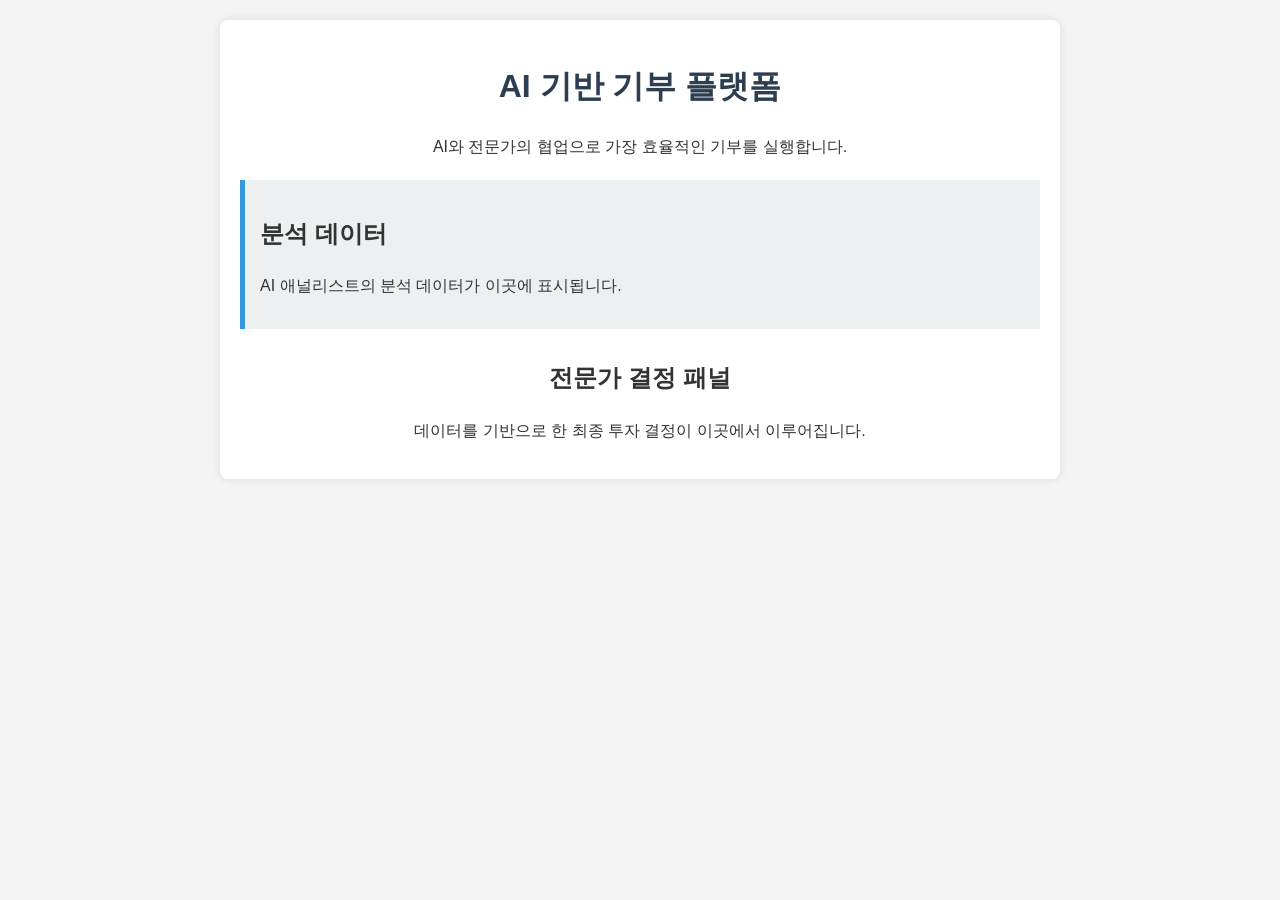
<file: index.html>
<!DOCTYPE html>
<html lang="ko">
<head>
    <meta charset="UTF-8">
    <meta name="viewport" content="width=device-width, initial-scale=1.0">
    <title>AI 기반 기부 플랫폼</title>
    <style>
        body {
            font-family: sans-serif;
            line-height: 1.6;
            margin: 0;
            padding: 20px;
            background-color: #f4f4f4;
            color: #333;
        }
        .container {
            max-width: 800px;
            margin: auto;
            background: #fff;
            padding: 20px;
            border-radius: 8px;
            box-shadow: 0 0 10px rgba(0,0,0,0.1);
            text-align: center;
        }
        h1 {
            color: #2c3e50;
        }
        #data-display {
            margin-top: 20px;
            padding: 15px;
            background: #ecf0f1;
            border-left: 5px solid #3498db;
            text-align: left;
        }
    </style>
</head>
<body>
    <div class="container">
        <h1>AI 기반 기부 플랫폼</h1>
        <p>AI와 전문가의 협업으로 가장 효율적인 기부를 실행합니다.</p>

        <div id="data-display">
            <h2>분석 데이터</h2>
            <p>AI 애널리스트의 분석 데이터가 이곳에 표시됩니다.</p>
            <!-- 향후 데이터가 동적으로 여기에 삽입됩니다. -->
        </div>

        <div id="decision-panel" style="margin-top: 30px;">
            <h2>전문가 결정 패널</h2>
            <p>데이터를 기반으로 한 최종 투자 결정이 이곳에서 이루어집니다.</p>
            <!-- 향후 전문가용 입력 폼이 여기에 추가됩니다. -->
        </div>
    </div>
</body>
</html>
</file>
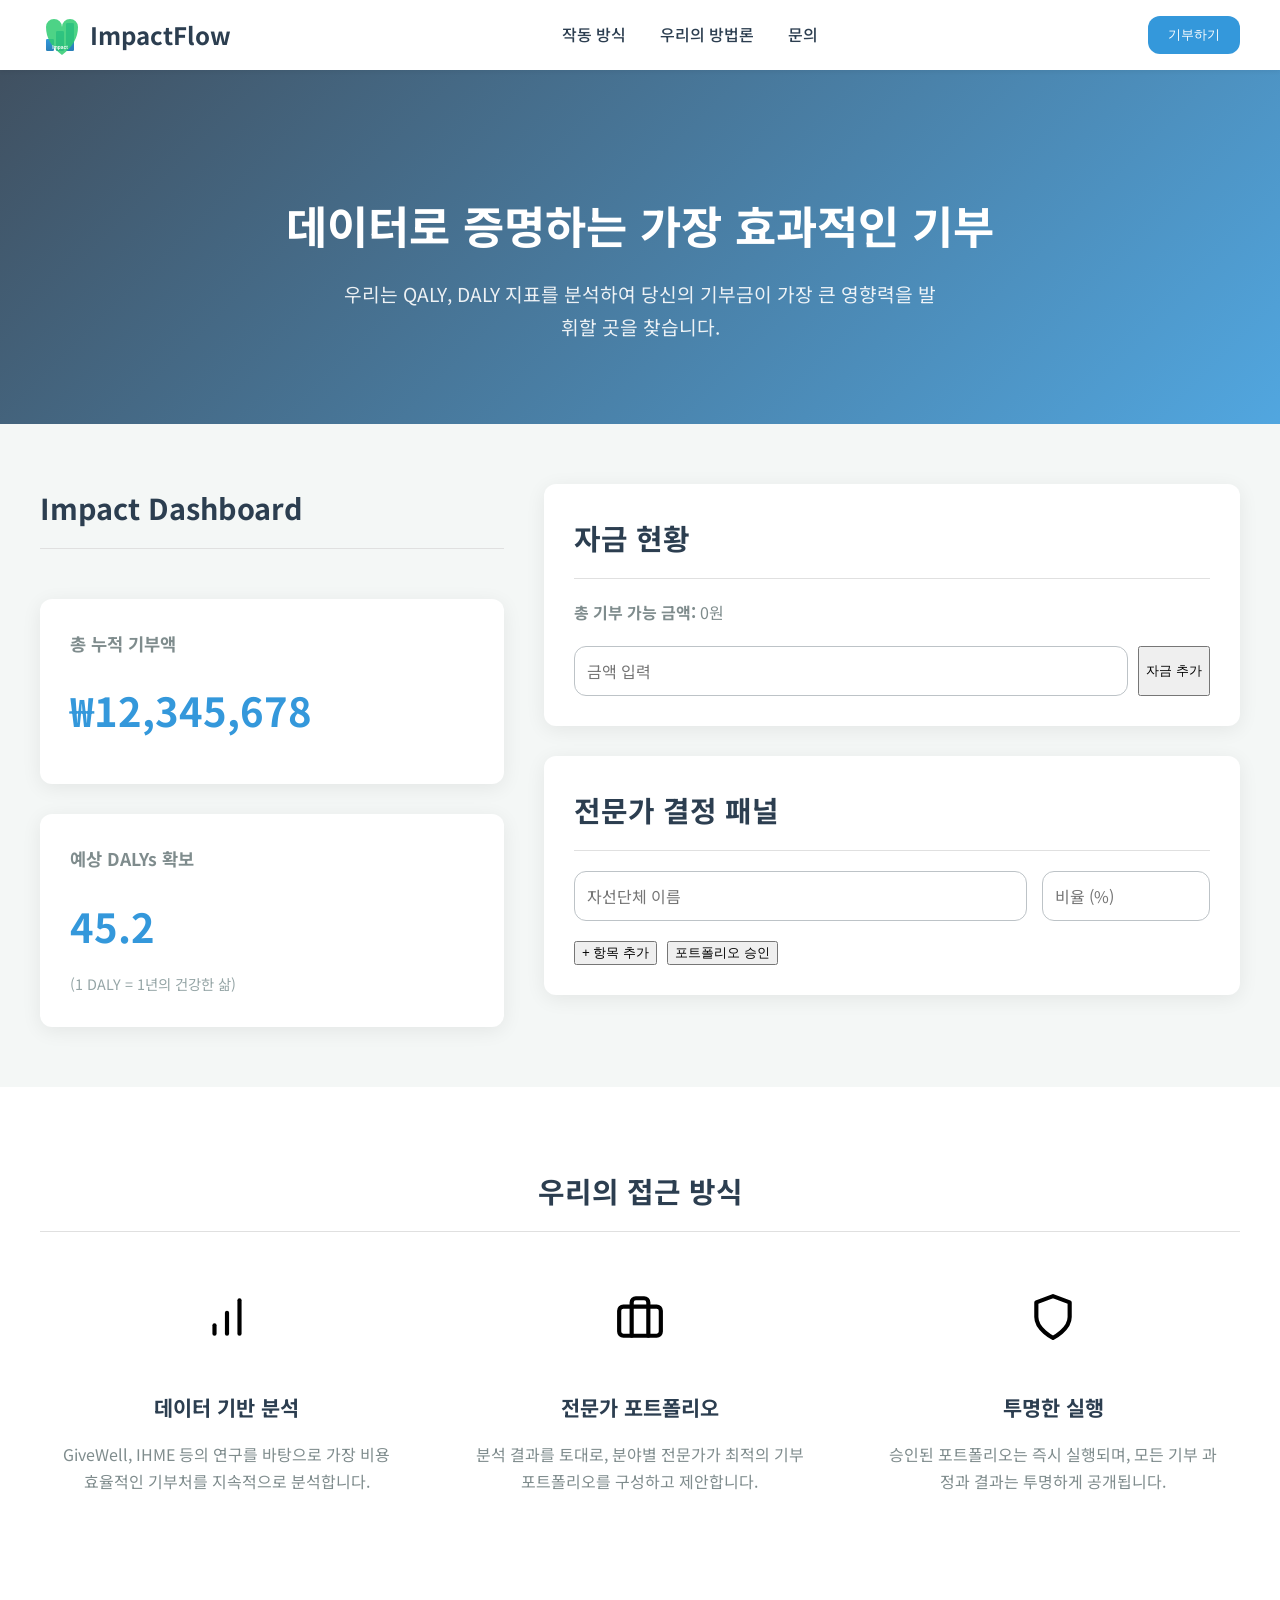
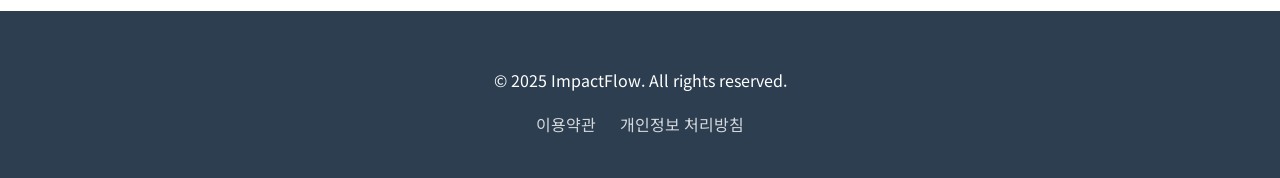
<file: donation_platform/index.html>
<!DOCTYPE html>
<html lang="ko">
<head>
    <meta charset="UTF-8">
    <meta name="viewport" content="width=device-width, initial-scale=1.0">
    <title>ImpactFlow - 데이터 기반 기부 플랫폼</title>
    <link rel="preconnect" href="https://fonts.googleapis.com">
    <link rel="preconnect" href="https://fonts.gstatic.com" crossorigin>
    <link href="https://fonts.googleapis.com/css2?family=Noto+Sans+KR:wght@400;500;700&display=swap" rel="stylesheet">
    <link rel="stylesheet" href="css/style.css">
</head>
<body>

    <header class="main-header">
        <div class="header-container">
            <div class="logo">
                <img src="assets/logo.svg" alt="ImpactFlow Logo">
                <span>ImpactFlow</span>
            </div>
            <nav class="main-nav">
                <a href="#how-it-works">작동 방식</a>
                <a href="#methodology">우리의 방법론</a>
                <a href="#contact">문의</a>
            </nav>
            <button class="cta-button">기부하기</button>
        </div>
    </header>

    <main>
        <section class="hero">
            <div class="hero-content">
                <h1>데이터로 증명하는 가장 효과적인 기부</h1>
                <p>우리는 QALY, DALY 지표를 분석하여 당신의 기부금이 가장 큰 영향력을 발휘할 곳을 찾습니다.</p>
            </div>
        </section>

        <section class="dashboard-section">
            <div class="dashboard-container">
                <!-- Left Side: Impact Display -->
                <div class="impact-dashboard">
                    <h2>Impact Dashboard</h2>
                    <div class="impact-card">
                        <h3>총 누적 기부액</h3>
                        <p class="impact-number">₩12,345,678</p>
                    </div>
                    <div class="impact-card">
                        <h3>예상 DALYs 확보</h3>
                        <p class="impact-number">45.2</p>
                        <span>(1 DALY = 1년의 건강한 삶)</span>
                    </div>
                </div>

                <!-- Right Side: Action Panels -->
                <div class="action-panels">
                    <div id="funding-status" class="card">
                        <h2>자금 현황</h2>
                        <div class="status-display">
                            <strong>총 기부 가능 금액:</strong>
                            <span id="total-funds-display">0원</span>
                        </div>
                        <div class="funding-controls">
                            <input type="number" id="add-funds-input" placeholder="금액 입력" min="0">
                            <button type="button" id="add-funds-btn">자금 추가</button>
                        </div>
                    </div>

                    <div id="decision-panel" class="card">
                        <h2>전문가 결정 패널</h2>
                        <form id="portfolio-form">
                            <div id="portfolio-entries">
                                <div class="portfolio-entry">
                                    <input type="text" placeholder="자선단체 이름" class="charity-name" required>
                                    <input type="number" placeholder="비율 (%)" class="allocation" min="0" max="100" required>
                                </div>
                            </div>
                            <div class="portfolio-actions">
                                <button type="button" id="add-entry-btn">+ 항목 추가</button>
                                <button type="submit" id="submit-portfolio-btn">포트폴리오 승인</button>
                            </div>
                        </form>
                    </div>
                </div>
            </div>
        </section>

        <section id="methodology" class="methodology-section">
            <h2>우리의 접근 방식</h2>
            <div class="methodology-container">
                <div class="method-card">
                    <img src="assets/icon-chart.svg" alt="Analysis Icon" class="method-icon">
                    <h3>데이터 기반 분석</h3>
                    <p>GiveWell, IHME 등의 연구를 바탕으로 가장 비용 효율적인 기부처를 지속적으로 분석합니다.</p>
                </div>
                <div class="method-card">
                    <img src="assets/icon-briefcase.svg" alt="Portfolio Icon" class="method-icon">
                    <h3>전문가 포트폴리오</h3>
                    <p>분석 결과를 토대로, 분야별 전문가가 최적의 기부 포트폴리오를 구성하고 제안합니다.</p>
                </div>
                <div class="method-card">
                    <img src="assets/icon-shield.svg" alt="Transparency Icon" class="method-icon">
                    <h3>투명한 실행</h3>
                    <p>승인된 포트폴리오는 즉시 실행되며, 모든 기부 과정과 결과는 투명하게 공개됩니다.</p>
                </div>
            </div>
        </section>

    </main>

    <footer class="main-footer-container">
        <p>&copy; 2025 ImpactFlow. All rights reserved.</p>
        <div class="footer-links">
            <a href="#">이용약관</a>
            <a href="#">개인정보 처리방침</a>
        </div>
    </footer>

    <script src="js/main.js"></script>
</body>
</html>
</file>
<file: donation_platform/css/style.css>
/* --- Global Styles & Variables --- */
:root {
    --primary-color: #3498db;
    --secondary-color: #2c3e50;
    --success-color: #2ecc71;
    --light-gray: #f4f7f6;
    --medium-gray: #bdc3c7;
    --dark-gray: #7f8c8d;
    --card-bg-color: #ffffff;
    --font-family: 'Noto Sans KR', sans-serif;
    --box-shadow: 0 4px 20px rgba(0,0,0,0.07);
    --border-radius: 12px;
}

body {
    font-family: var(--font-family);
    line-height: 1.7;
    margin: 0;
    background-color: #f8f9fa;
    color: var(--dark-gray);
}

/* --- Header --- */
.main-header {
    background-color: #fff;
    box-shadow: 0 2px 4px rgba(0,0,0,0.05);
    padding: 0 40px;
    position: sticky;
    top: 0;
    z-index: 100;
}
.header-container {
    display: flex;
    justify-content: space-between;
    align-items: center;
    max-width: 1200px;
    margin: 0 auto;
    height: 70px;
}
.logo {
    display: flex;
    align-items: center;
    font-size: 1.5em;
    font-weight: 700;
    color: var(--secondary-color);
}
.logo img {
    height: 40px;
    margin-right: 10px;
}
.main-nav a {
    margin: 0 15px;
    text-decoration: none;
    color: var(--secondary-color);
    font-weight: 500;
    transition: color 0.3s;
}
.main-nav a:hover {
    color: var(--primary-color);
}
.cta-button {
    background-color: var(--primary-color);
    color: #fff;
    border: none;
    padding: 10px 20px;
    border-radius: var(--border-radius);
    font-weight: 500;
    cursor: pointer;
    transition: background-color 0.3s, transform 0.2s;
}
.cta-button:hover {
    background-color: #2980b9;
    transform: translateY(-2px);
}

/* --- Hero Section --- */
.hero {
    background: linear-gradient(135deg, rgba(44, 62, 80, 0.9), rgba(52, 152, 219, 0.85));
    color: #fff;
    text-align: center;
    padding: 80px 20px;
}
.hero-content h1 {
    font-size: 2.8em;
    color: #fff;
    margin-bottom: 15px;
}
.hero-content p {
    font-size: 1.2em;
    opacity: 0.9;
    max-width: 600px;
    margin: 0 auto;
}

/* --- Dashboard Section --- */
.dashboard-section {
    padding: 60px 40px;
    background-color: var(--light-gray);
}
.dashboard-container {
    display: flex;
    gap: 40px;
    max-width: 1200px;
    margin: 0 auto;
}
.impact-dashboard {
    flex: 1;
}
.action-panels {
    flex: 1.5;
    display: flex;
    flex-direction: column;
    gap: 30px;
}
.card, .impact-card {
    background-color: var(--card-bg-color);
    padding: 30px;
    border-radius: var(--border-radius);
    box-shadow: var(--box-shadow);
}
h2 {
    font-size: 1.8em;
    color: var(--secondary-color);
    margin-top: 0;
    margin-bottom: 20px;
    padding-bottom: 15px;
    border-bottom: 1px solid #e0e0e0;
}
.impact-card h3 {
    font-size: 1.1em;
    color: var(--dark-gray);
    margin-top: 0;
}
.impact-card .impact-number {
    font-size: 2.5em;
    font-weight: 700;
    color: var(--primary-color);
    margin: 10px 0;
}
.impact-card span {
    font-size: 0.9em;
    color: #95a5a6;
}
.impact-dashboard {
    display: flex;
    flex-direction: column;
    gap: 30px;
}

/* --- Form & Controls Styling (inside cards) --- */
#funding-status .funding-controls, .portfolio-actions {
    display: flex;
    gap: 10px;
    margin-top: 20px;
}
#funding-status .funding-controls input {
    flex-grow: 1;
}
input[type="text"], input[type="number"] {
    padding: 12px;
    border: 1px solid var(--medium-gray);
    border-radius: var(--border-radius);
    font-size: 1em;
    font-family: var(--font-family);
    transition: border-color 0.3s, box-shadow 0.3s;
}
input:focus {
    outline: none;
    border-color: var(--primary-color);
    box-shadow: 0 0 0 3px rgba(52, 152, 219, 0.2);
}
.portfolio-entry {
    display: flex;
    gap: 15px;
    margin-bottom: 15px;
}
.portfolio-entry .charity-name { flex: 3; }
.portfolio-entry .allocation { flex: 1; }

/* --- Methodology Section --- */
.methodology-section {
    text-align: center;
    padding: 80px 40px;
    background-color: #fff;
}
.methodology-container {
    display: flex;
    justify-content: center;
    gap: 40px;
    max-width: 1200px;
    margin: 40px auto 0;
}
.method-card {
    flex: 1;
    padding: 20px;
}
.method-icon {
    height: 50px;
    margin-bottom: 20px;
    color: var(--primary-color); /* For SVG stroke */
}
.method-card h3 {
    font-size: 1.3em;
    color: var(--secondary-color);
    margin-bottom: 10px;
}

/* --- Footer --- */
.main-footer-container {
    background-color: var(--secondary-color);
    color: #fff;
    text-align: center;
    padding: 40px 20px;
}
.footer-links a {
    color: #fff;
    text-decoration: none;
    margin: 0 10px;
    opacity: 0.8;
    transition: opacity 0.3s;
}
.footer-links a:hover {
    opacity: 1;
}
</file>
